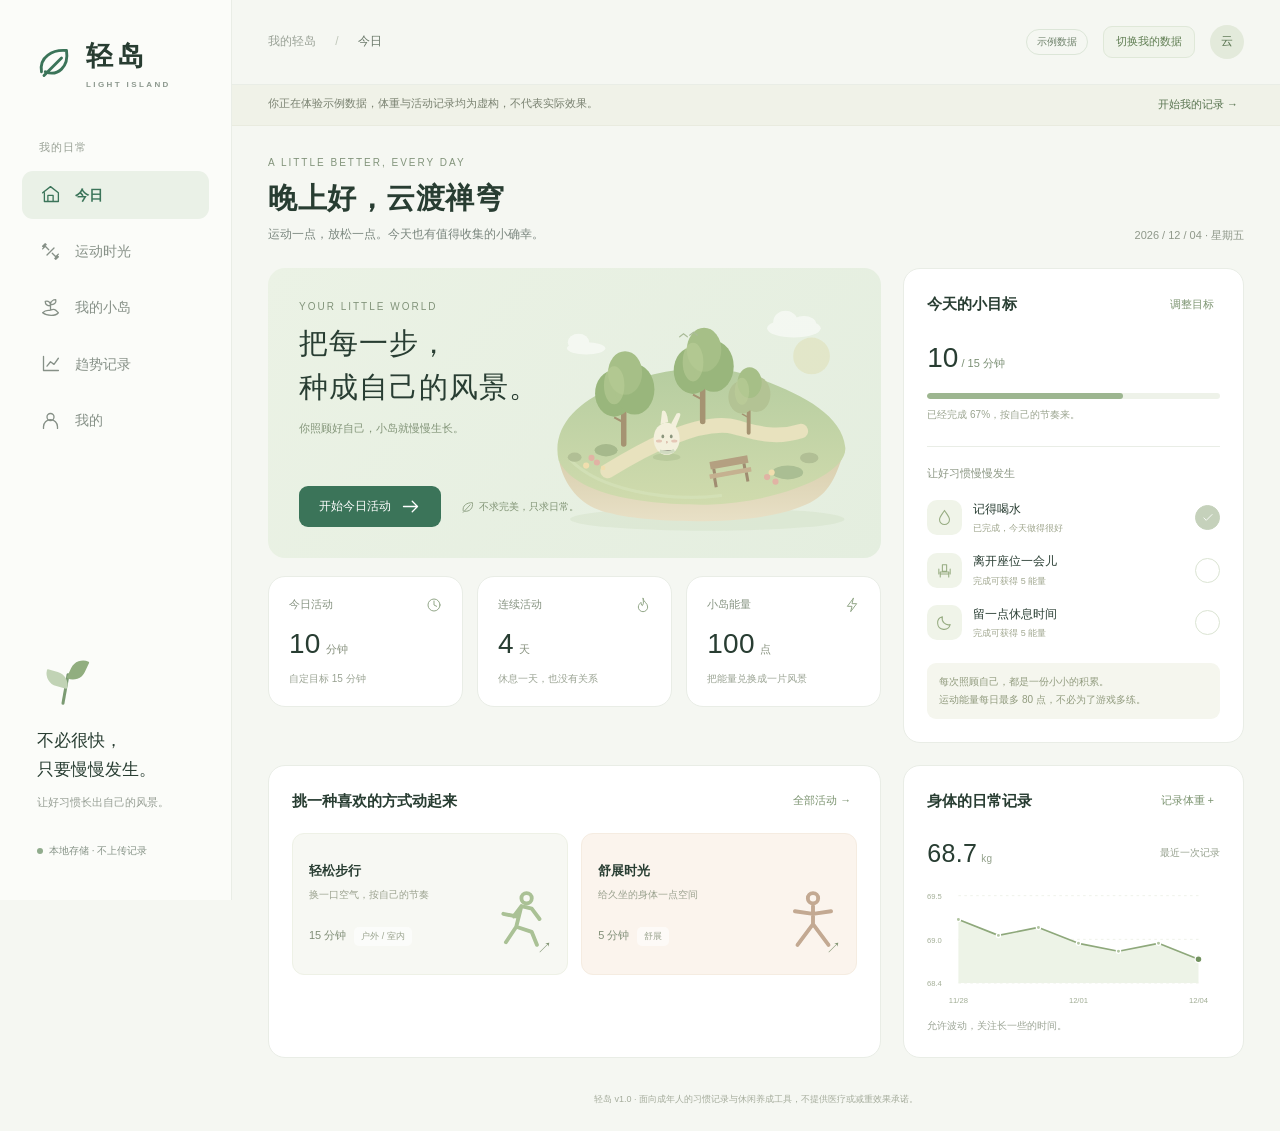
<file: index.html>
<!DOCTYPE html>
<html lang="zh-CN" data-page-node-id="Bc2ewOqKsgywLe41C2MHLj">
<head data-page-node-id="BwRUCFuMPREDeHJdw2mG36">
<meta charset="utf-8" data-page-node-id="9k9FGeCKfOOMnnR14ZuQ38"><meta name="viewport" content="width=device-width,initial-scale=1" data-page-node-id="dyNYWsFkNTjjy1gZD9Pwb0">
<meta name="theme-color" content="#f5f7f2" data-page-node-id="xZ0v2B2JHik98Gm9Zk9Taq"><title>轻岛 · 把每一步种成风景</title>
<link rel="stylesheet" href="styles.css" data-page-node-id="JHc9m01FWLgpO5oayG4BEn">
</head>
<body data-page-node-id="TmSzExl0nntE8O7bbEXh0A">
<aside class="sidebar" data-page-node-id="cZcZZAgkF9Td9M1UdpQCWQ">
  <a class="brand" href="#home" data-page-node-id="nFo7oCxLLd4aMtWBXbRmYS"><span class="brand-icon" aria-hidden="true" data-page-node-id="CGrFHg5ef3hbNwJxxWdvKs"><svg viewBox="0 0 32 32" data-page-node-id="ogkjrdAnYKTMHb9HPCMUKl"><path d="M6 23C4 11 15 5 26 6c2 13-7 21-17 17M8 26 22 12" fill="none" stroke="currentColor" stroke-width="2.3" stroke-linecap="round" stroke-linejoin="round" data-page-node-id="nov0JWNZSgkcBr4vXEVGBD"/></svg></span><span data-page-node-id="nqjYu4dtV23cBqQLbo1Xwy">轻岛<small data-page-node-id="L3FhAWX0qmG9W8x0PlgQQJ">LIGHT ISLAND</small></span></a>
  <div class="nav-label" data-page-node-id="VKQ74HcJVBzT8RlvXn9sXS">我的日常</div>
  <nav id="nav" aria-label="主导航" data-page-node-id="ETKX3QEBATsMm9Dzd3nAdd"></nav>
  <div class="sidebar-bottom" data-page-node-id="aZvUB4lVaIp8JDpAhfhnCU"><div class="aside-sprout" aria-hidden="true" data-page-node-id="ZQiOVfLzFXHlxDIlha0A0Q"><span data-page-node-id="0tr6A5kb31tfqu9LCCXo2r"></span><i data-page-node-id="E2Mtiwvmbpl9ChkmpEqNIW"></i><b data-page-node-id="E0iQtXVyVG6TjDpkwAU2Bh"></b></div><h3 data-page-node-id="IGXhtLOELh46a5palkdLcp">不必很快，<br data-page-node-id="rxb4cDJiKuUGbMHFXWl0HR">只要慢慢发生。</h3><p data-page-node-id="eLXMaVZpAGIBypni5ievqS">让好习惯长出自己的风景。</p><span class="offline-dot" data-page-node-id="8sNNBQNiYJ1pzKjl2CkcyM"></span><small data-page-node-id="bjTJzEscTD3nSqUj8YI4PZ">本地存储 · 不上传记录</small></div>
</aside>
<div class="app-shell" data-page-node-id="JQJADoZB1Jr8KfqAPvUIBA">
  <header class="topbar" data-page-node-id="cqaqfR4DFo2DsxFX4raSSy"><div class="breadcrumb" data-page-node-id="D46Lhu9e2N59XTyoQGUY00">我的轻岛 <span data-page-node-id="EnyQ7Rmi5Hr9KIRokG4Hy5">/</span> <strong id="crumb" data-page-node-id="VCwNvM0gVpjiCF1Q2s5MtZ">今日</strong></div><div class="topbar-right" data-page-node-id="suJWp88owDigq29i7u0yQh"><span class="local-pill" id="mode-label" data-page-node-id="8dWMVdNiSSYiSwIUKCAsuw">示例数据</span><button class="button subtle small" id="mode-toggle" data-page-node-id="q0afclCnqxpgpabBB3b5Na">切换我的数据</button><button class="avatar" id="avatar" aria-label="个人设置" data-page-node-id="pfA1rYa9yJJaO2QpFmPkE3">云</button></div></header>
  <div class="mode-banner" id="mode-banner" data-page-node-id="8HoziskiiBGOqpBCeJBT5F"><span data-page-node-id="HaswqAHcZqLRmC5HgHILzQ">你正在体验示例数据，体重与活动记录均为虚构，不代表实际效果。</span><button id="mode-switch-inline" data-page-node-id="llctVbfbD51FlDccSCqdW0">开始我的记录 <span aria-hidden="true" data-page-node-id="VhkwcruuBINsGExCRx3eHa">→</span></button></div>
  <main id="main" tabindex="-1" data-page-node-id="RkV05zLgV3IvEZzRuuMrIn"></main>
  <footer data-page-node-id="dCNzPbeoYpQJinUidB7yZQ">轻岛 v1.0 · 面向成年人的习惯记录与休闲养成工具，不提供医疗或减重效果承诺。</footer>
</div>
<nav class="mobile-nav" id="mobile-nav" aria-label="移动端导航" data-page-node-id="OBBZNsgyIRVOdZOH0TJn5x"></nav>
<div class="toast" id="toast" role="status" aria-live="polite" data-page-node-id="3OBMLM7OszA4i46LNpbpHS"></div>
<dialog id="modal" aria-labelledby="modal-title" data-page-node-id="0sExg3SM38QhXdfNKOtV1A"><div id="modal-content" data-page-node-id="agM7rk8rscm54GnooScCkC"></div></dialog>
<script src="core.js"></script>
<script src="timer.js"></script>
<script src="app.js"></script>
</body></html>
</file>
<file: styles.css>
:root{--bg:#f5f7f2;--paper:#fff;--ink:#283d32;--muted:#7a867e;--green:#3b7459;--mint:#e9f2e8;--line:#e9ede6;--sage:#d8e7d5;--peach:#f3e5d9;--lavender:#eae5f3;--sky:#e1ecf1}*{box-sizing:border-box}body{margin:0;background:var(--bg);color:var(--ink);font:14px/1.6 "Microsoft YaHei","PingFang SC",sans-serif}button,input,select{font:inherit}button,a,input,select{ -webkit-tap-highlight-color:transparent}button{cursor:pointer;border:0;background:none;color:inherit}button:focus-visible,a:focus-visible{outline:3px solid #a3c7ad;outline-offset:3px}a{text-decoration:none;color:inherit}button:disabled{cursor:default;opacity:.55}h1,h2,h3,p{margin:0}h1{font-size:29px;line-height:1.4;letter-spacing:.5px;font-weight:650}h2{font-size:18px;font-weight:650}h3{font-size:15px;font-weight:600}small{font-size:11px}.sidebar{width:232px;position:fixed;inset:0 auto 0 0;background:#fbfcf9;border-right:1px solid var(--line);padding:35px 22px;display:flex;flex-direction:column}.brand{display:flex;align-items:center;gap:12px;padding:0 12px;font-size:27px;letter-spacing:4px;font-weight:700}.brand small{display:block;font-size:8px;letter-spacing:2.4px;color:#8c988e;margin-top:1px}.brand-icon{width:40px;height:46px;color:var(--green)}.brand-icon svg{width:100%;height:100%}.nav-label{margin:47px 17px 14px;font-size:11px;color:#98a095;letter-spacing:1px}#nav{display:flex;flex-direction:column;gap:8px}.nav-item{display:flex;align-items:center;gap:14px;padding:13px 18px;border-radius:11px;color:#869087;text-align:left;width:100%;font-size:14px}.nav-item.active{color:var(--green);background:#eaf1e7;font-weight:600}.nav-item:hover{background:#eff3ec}.icon{width:21px;height:21px;display:inline-block;vertical-align:middle;flex-shrink:0}.sidebar-bottom{margin-top:auto;padding:24px 15px 5px}.sidebar-bottom h3{font-size:17px;line-height:1.75;font-weight:500;margin:18px 0 9px}.sidebar-bottom p{font-size:11px;color:#969e94;margin-bottom:26px}.sidebar-bottom small{color:#859286;font-size:10px}.offline-dot{width:6px;height:6px;display:inline-block;border-radius:50%;background:#90ac8d;margin-right:6px}.aside-sprout{height:49px;position:relative;width:65px}.aside-sprout span{position:absolute;left:27px;top:14px;width:3px;height:32px;background:#7b9b73;border-radius:2px;transform:rotate(10deg)}.aside-sprout i,.aside-sprout b{position:absolute;background:#c1d3b5;width:24px;height:14px;border-radius:1px 15px 1px 15px;top:13px;left:8px;transform:rotate(15deg)}.aside-sprout b{left:29px;top:4px;background:#91ae7f;transform:rotate(-65deg)}.app-shell{margin-left:232px}.topbar{height:85px;border-bottom:1px solid var(--line);display:flex;align-items:center;justify-content:space-between;padding:0 36px}.breadcrumb{color:#9aa297;font-size:12px}.breadcrumb span{padding:0 16px;color:#c1c8bb}.breadcrumb strong{color:#687768;font-weight:500}.topbar-right{display:flex;align-items:center;gap:15px}.local-pill{font-size:10px;padding:4px 10px;border:1px solid #dce6d8;border-radius:20px;color:#70836c}.avatar{width:34px;height:34px;display:flex;align-items:center;justify-content:center;background:#e3eadb;border-radius:50%;font-size:12px;color:#58734f}.mode-banner{padding:10px 36px;display:flex;justify-content:space-between;gap:16px;color:#798170;background:#f0f2e8;font-size:11px;border-bottom:1px solid #e9ebdf}.mode-banner button{color:#587450;font-size:11px;white-space:nowrap}main{padding:29px 36px 20px;max-width:1540px;margin:auto}.page-head{display:flex;justify-content:space-between;align-items:flex-end;margin-bottom:24px;gap:15px}.eyebrow{font-size:10px;letter-spacing:2px;color:#82947b;margin-bottom:7px}.subtext{color:var(--muted);font-size:12px;margin-top:7px}.date-label{font-size:11px;color:#8f988a;white-space:nowrap}.dashboard-grid{display:grid;grid-template-columns:minmax(0,1.8fr) minmax(260px,1fr);gap:22px}.card{background:var(--paper);border:1px solid var(--line);border-radius:17px;padding:23px}.card-head{display:flex;justify-content:space-between;align-items:center;gap:12px;margin-bottom:20px}.card-head h2{font-size:15px}.link{font-size:11px;color:#7c9471;white-space:nowrap}.hero{position:relative;overflow:hidden;background:linear-gradient(130deg,#ebf2e5,#e4eedf);min-height:290px;padding:31px;border:0;display:flex;flex-direction:column;justify-content:space-between}.hero-copy{position:relative;z-index:2;max-width:56%}.hero h2{font-size:29px;line-height:1.5;letter-spacing:1px;font-weight:500}.hero p{margin-top:11px;font-size:11px;color:#839579}.hero .scene{position:absolute;width:65%;right:-15px;bottom:5px;pointer-events:none}.hero-bottom{position:relative;z-index:2;display:flex;gap:20px;align-items:center}.button{background:var(--green);color:#fff;border-radius:9px;padding:10px 20px;font-size:12px;display:inline-flex;align-items:center;justify-content:center;gap:9px;min-height:40px}.button:hover{filter:brightness(1.04)}.button.subtle{background:#f0f4eb;color:#607e53;border:1px solid #dfe8d8}.button.outline{background:transparent;border:1px solid #cbdac2;color:#67845a}.button.small{padding:6px 12px;min-height:31px;font-size:11px}.hero-tip{font-size:10px;color:#819475}.hero-tip .icon{width:13px;height:13px;margin-right:5px}.stats-row{display:grid;grid-template-columns:repeat(3,1fr);gap:14px;margin-top:18px}.stat-card{padding:19px 20px}.stat-top{font-size:11px;color:#869381;display:flex;align-items:center;justify-content:space-between}.stat-top .icon{width:16px;height:16px;color:#93a789}.stat-value{font-size:28px;font-weight:500;letter-spacing:.3px;margin-top:8px}.stat-value small{font-size:11px;font-weight:400;color:#87917e;margin-left:5px}.stat-foot{font-size:10px;color:#9aa393;margin-top:4px}.habit-panel{height:100%}.goal-info{display:flex;align-items:baseline;gap:8px}.goal-number{font-size:28px;font-weight:500}.goal-number small{color:#7b8f74;font-size:11px}.progress-track{height:6px;background:#eef2e9;border-radius:20px;margin:12px 0 8px;overflow:hidden}.progress-track span{display:block;height:100%;background:#9db690;border-radius:20px}.goal-sub{font-size:10px;color:#9aa48f}.section-line{height:1px;background:var(--line);margin:23px 0 18px}.tiny-title{font-size:11px;color:#8c9784;margin-bottom:13px}.habit-row{display:flex;gap:11px;align-items:center;margin:17px 0}.habit-symbol{width:35px;height:35px;background:#f0f4e9;border-radius:10px;color:#97ac82;display:flex;align-items:center;justify-content:center}.habit-symbol .icon{width:17px;height:17px}.habit-text{flex:1}.habit-text h3{font-size:12px;font-weight:500}.habit-text p{font-size:9px;color:#a0a78f;margin-top:2px}.check-btn{width:25px;height:25px;border:1px solid #dbe4d3;border-radius:50%;display:flex;align-items:center;justify-content:center;color:#fff}.check-btn.done{background:#96ad84;border-color:#96ad84}.check-btn .icon{width:14px;height:14px}.gentle-note{background:#f5f6ee;border-radius:9px;padding:10px 12px;font-size:10px;color:#919b7e;margin-top:22px;line-height:1.8}.lower-grid{display:grid;grid-template-columns:minmax(0,1.8fr) minmax(260px,1fr);gap:22px;margin-top:22px}.plan-row{display:grid;grid-template-columns:1fr 1fr;gap:13px}.plan-card{padding:16px;background:#f7f8f3;border:1px solid #eef1e6;border-radius:12px;position:relative;overflow:hidden;text-align:left;min-height:142px}.plan-card .plan-art{width:62px;height:62px;position:absolute;right:12px;bottom:24px;color:#aac195}.plan-card.peach{background:#fbf4ed;border-color:#f5ece1}.plan-card.peach .plan-art{color:#c3a992}.plan-card.lavender{background:#f4f1f9;border-color:#eae4f1}.plan-card.lavender .plan-art{color:#a698bc}.plan-card.sky{background:#f1f6f8;border-color:#e3ecf0}.plan-card.sky .plan-art{color:#8bafba}.plan-art .icon{width:100%;height:100%}.plan-card h3{font-size:13px}.plan-card p{font-size:10px;color:#9ba28f;margin-top:5px;max-width:80%}.plan-duration{margin-top:24px;font-size:11px;color:#808e77}.tag{font-size:9px;display:inline-block;padding:2px 7px;border-radius:5px;background:#ffffff94;color:#9aa38e;margin-left:5px}.plan-go{position:absolute;bottom:14px;right:15px;font-size:15px;color:#839674}.chart svg{display:block;width:100%;overflow:visible}.chart-hint{font-size:10px;color:#9ca596;margin-top:10px}.chart-summary{display:flex;align-items:center;justify-content:space-between;margin-bottom:4px}.chart-value{font-size:25px;letter-spacing:.3px}.chart-value small{font-size:10px;color:#93a18b;margin-left:4px}.chart-sub{font-size:10px;color:#96a18e}.empty{padding:32px 15px;text-align:center;color:#96a18e;font-size:12px}.empty .icon{width:30px;height:30px;display:block;margin:0 auto 10px}.info-strip{border-radius:12px;padding:15px 20px;background:#eef3e9;color:#829278;font-size:11px;margin-bottom:22px}.exercise-grid{display:grid;grid-template-columns:repeat(2,1fr);gap:20px}.exercise-grid .plan-card{min-height:203px;padding:26px}.exercise-grid .plan-card h3{font-size:19px}.exercise-grid .plan-card p{font-size:12px}.exercise-grid .plan-card .plan-art{width:110px;height:110px;bottom:25px;right:30px}.exercise-grid .plan-duration{margin-top:50px;font-size:14px}.tabs{display:flex;gap:7px;margin-bottom:21px}.filter{padding:7px 15px;font-size:11px;color:#879580;border-radius:20px;border:1px solid #e3e9dc}.filter.active{background:#e7efe0;border-color:#dce6d3;color:#55764a}.history{margin-top:22px}.history-row{display:flex;align-items:center;justify-content:space-between;gap:12px;padding:14px 0;border-bottom:1px solid var(--line);font-size:12px}.history-row:last-child{border:0}.history-row p{font-size:10px;color:#98a58d;margin-top:3px}.energy-text{color:#729261;font-size:11px}.island-layout{display:grid;grid-template-columns:minmax(0,1.7fr) minmax(250px,1fr);gap:22px}.island-big{background:linear-gradient(135deg,#eaf2e3,#eef3e9);padding:27px;min-height:440px;position:relative;overflow:hidden;display:flex;flex-direction:column;justify-content:space-between}.island-big .scene{width:95%;max-width:650px;margin:-10px auto -5px;display:block}.island-big h2{font-size:21px;font-weight:500}.island-level{display:flex;justify-content:space-between;align-items:center;font-size:11px;color:#809575}.level-chip{padding:5px 10px;border:1px solid #cddbc1;border-radius:8px;font-size:10px}.store-grid{display:grid;grid-template-columns:repeat(3,1fr);gap:14px;margin-top:22px}.item-card{padding:22px 17px;text-align:center}.item-icon{background:#f2f5eb;border-radius:14px;width:65px;height:65px;display:flex;align-items:center;justify-content:center;margin:0 auto 14px;color:#9eb48e}.item-icon .icon{width:34px;height:34px}.item-card h3{font-size:13px}.item-card p{font-size:10px;color:#a0a894;margin:7px 0 14px}.item-card button{width:100%;font-size:10px;padding:8px}.achievement-row{display:flex;align-items:center;gap:12px;padding:15px 0;border-bottom:1px solid var(--line)}.achievement-icon{height:38px;width:38px;background:#f5f5ef;border-radius:12px;color:#c3c8b8;display:flex;align-items:center;justify-content:center}.achievement-row.unlocked .achievement-icon{background:#f6eed7;color:#b99e58}.achievement-row h3{font-size:11px}.achievement-row p{font-size:9px;color:#a1a78e;margin-top:3px}.achievement-row .done-mark{margin-left:auto;color:#8fa47a;font-size:10px}.trend-grid{display:grid;grid-template-columns:1.5fr 1fr;gap:22px}.large-chart{padding-top:15px}.weight-records{margin-top:22px}.profile-grid{display:grid;grid-template-columns:1.2fr 1fr;gap:22px}.profile-card .profile-avatar{height:65px;width:65px;background:#eaf0e2;border-radius:22px;display:flex;align-items:center;justify-content:center;font-size:26px;color:#88a378;margin-bottom:18px}.field{display:block;margin:17px 0;font-size:11px;color:#819175}.field input,.field select{display:block;width:100%;padding:11px 13px;margin-top:7px;border-radius:8px;border:1px solid #e1e7d8;background:#fbfcf9;color:#45573f;outline:none;min-height:42px}.field input:focus,.field select:focus{border-color:#97b28a}.form-grid{display:grid;grid-template-columns:1fr 1fr;gap:15px}.privacy-copy{font-size:12px;color:#8a987f;line-height:2}.privacy-copy p{margin:12px 0}.privacy-copy strong{color:#66785a}.setting-button{display:flex;justify-content:space-between;width:100%;padding:17px 0;border-bottom:1px solid var(--line);font-size:12px;color:#7d8f71}.danger{color:#ad7b62!important}.danger.button{background:#f8ebe3;border:1px solid #edd5c8}.scene{width:100%;height:auto}.scene .leaf{transform-origin:50% 70%;animation:sway 7s ease-in-out infinite alternate}.scene .cloud{animation:cloud 9s ease-in-out infinite alternate}.scene .water-ripple{animation:ripple 4s ease-in-out infinite alternate}@keyframes sway{to{transform:rotate(2deg)}}@keyframes cloud{to{transform:translateX(6px)}}@keyframes ripple{to{opacity:.4}}footer{font-size:9px;text-align:center;color:#a5ac9c;margin:14px 32px 25px}.mobile-nav{display:none}.toast{position:fixed;left:50%;bottom:34px;transform:translate(-50%,20px);padding:12px 22px;background:#fefefa;border:1px solid #d7e2cd;color:#5e7b4f;border-radius:12px;box-shadow:0 8px 30px #4e63391a;z-index:100;opacity:0;pointer-events:none;transition:all .2s;max-width:85%;text-align:center;font-size:12px}.toast.visible{opacity:1;transform:translate(-50%,0)}dialog{width:min(470px,calc(100% - 30px));border:1px solid #dde5d6;border-radius:20px;padding:27px;background:#fff;color:var(--ink);box-shadow:0 15px 80px #5d735529;max-height:90vh;overflow:auto}dialog::backdrop{background:#61785442;backdrop-filter:blur(3px)}.modal-head{display:flex;justify-content:space-between;align-items:center;margin-bottom:14px}.modal-head h2{font-size:19px}.modal-close{font-size:24px;line-height:1;padding:0 5px;color:#9aa58c}.modal-desc{font-size:11px;color:#89977d;line-height:1.9}.modal-actions{display:flex;gap:10px;justify-content:flex-end;margin-top:22px}.modal-actions .button{font-size:11px}.timer-ring{width:230px;height:230px;position:relative;margin:22px auto}.timer-ring svg{width:100%;height:100%;transform:rotate(-90deg)}.timer-center{position:absolute;inset:0;display:flex;align-items:center;justify-content:center;flex-direction:column}.timer-time{font-size:46px;color:#58774b;font-weight:300;letter-spacing:2px}.timer-state{font-size:11px;color:#9aab8c}.timer-controls{display:flex;justify-content:center;gap:12px}.timer-steps{padding:15px 17px;background:#f5f7ef;border-radius:10px;color:#8b997d;margin-top:24px;font-size:11px}.timer-steps div{padding:4px 0}.no-scroll{overflow:hidden}.inline-value{font-size:30px;margin-top:14px;color:#59774d}.inline-value small{font-size:12px;color:#9ba58f}.mode-own{background:#eef4e9}.weight-single{font-size:12px;color:#97a48a;text-align:center;padding:30px}.weight-single b{font-size:32px;font-weight:400;color:#719262}@media(min-width:1500px){.hero{min-height:340px}.hero .scene{width:62%}.hero h2{font-size:34px}}@media(max-width:1180px){.sidebar{width:190px;padding:30px 15px}.app-shell{margin-left:190px}main{padding:25px}.topbar,.mode-banner{padding-left:25px;padding-right:25px}.dashboard-grid,.lower-grid{grid-template-columns:minmax(0,1.5fr) minmax(250px,1fr)}.hero{padding:25px;min-height:275px}.hero h2{font-size:25px}.hero .scene{right:-35px;width:73%}.hero-tip{display:none}.stats-row{gap:10px}.stat-card{padding:17px 14px}.plan-card p{max-width:73%}}@media(max-width:950px){.sidebar{width:165px;padding:28px 10px}.app-shell{margin-left:165px}.brand{font-size:23px;gap:7px;letter-spacing:2px;padding:0 7px}.brand-icon{width:32px}.brand small{font-size:7px;letter-spacing:1.5px}.nav-item{padding:12px 13px;gap:10px;font-size:12px}.sidebar-bottom{padding:18px 9px}.sidebar-bottom h3{font-size:14px}.dashboard-grid,.lower-grid,.island-layout,.trend-grid,.profile-grid{grid-template-columns:1fr}.hero{min-height:280px}.hero .scene{width:58%;right:0}.hero h2{font-size:29px}.habit-panel{display:flex;flex-direction:column}.habit-row{margin:13px 0}.habit-panel .section-line{margin:18px 0 10px}.habit-panel .gentle-note{margin-top:10px}.store-grid{grid-template-columns:repeat(3,1fr)}.island-big{min-height:450px}.date-label{display:none}.card{padding:22px}}@media(max-width:640px){.sidebar{display:none}.app-shell{margin-left:0}.topbar{height:66px;padding:0 20px}.topbar-right{gap:8px}.local-pill{font-size:9px;padding:3px 7px}.topbar .button{font-size:10px;padding:5px 9px}.breadcrumb{font-size:10px}.breadcrumb span{padding:0 8px}.avatar{width:29px;height:29px;font-size:11px}.mode-banner{padding:9px 20px;align-items:flex-start;font-size:9px}.mode-banner button{font-size:9px}.mode-banner span{max-width:68%}main{padding:22px 18px 16px}h1{font-size:25px}.page-head{margin-bottom:21px;align-items:center}.page-head>.button{font-size:10px;padding:8px 12px}.subtext{font-size:10px;max-width:260px}.eyebrow{font-size:9px}.dashboard-grid,.lower-grid,.trend-grid,.profile-grid,.island-layout{gap:16px}.hero{border-radius:16px;padding:23px;min-height:277px}.hero h2{font-size:25px;line-height:1.65}.hero-copy{max-width:100%}.hero h2{font-size:23px;max-width:270px}.hero p{font-size:10px;max-width:195px}.hero .scene{width:76%;right:-40px;bottom:1px}.hero-bottom .button{font-size:10px;padding:8px 14px;min-height:36px}.stats-row{margin-top:13px;gap:9px}.stat-card{padding:14px 10px}.stat-top{font-size:9px}.stat-top .icon{display:none}.stat-value{font-size:25px;margin-top:6px}.stat-value small{font-size:9px;margin-left:2px}.stat-foot{font-size:8px}.card{padding:20px 18px;border-radius:15px}.card-head{margin-bottom:16px}.card-head h2{font-size:14px}.plan-card{padding:14px;min-height:135px}.plan-card h3{font-size:12px}.plan-card p{font-size:9px;max-width:75%}.plan-card .plan-art{width:53px;height:53px;right:9px}.plan-duration{font-size:10px}.lower-grid{margin-top:16px}.mobile-nav{display:flex;position:fixed;inset:auto 0 0;background:#ffffffed;border-top:1px solid #e8ecdf;justify-content:space-around;padding:8px 5px calc(8px + env(safe-area-inset-bottom));z-index:20;backdrop-filter:blur(10px)}.mobile-nav .nav-item{padding:3px 7px;flex-direction:column;gap:3px;font-size:9px;background:none;width:auto;border-radius:0}.mobile-nav .nav-item .icon{width:19px;height:19px}.mobile-nav .nav-item.active{color:#497840}.app-shell{padding-bottom:67px}footer{font-size:8px;margin:8px 25px 20px}.toast{bottom:90px;width:max-content;max-width:90%;font-size:11px}.exercise-grid{grid-template-columns:1fr;gap:14px}.exercise-grid .plan-card{min-height:179px;padding:23px}.exercise-grid .plan-card h3{font-size:18px}.exercise-grid .plan-card p{font-size:10px}.exercise-grid .plan-card .plan-art{width:86px;height:86px}.exercise-grid .plan-duration{margin-top:38px;font-size:12px}.store-grid{grid-template-columns:repeat(2,1fr);gap:12px}.island-big{min-height:370px;padding:23px}.island-big .scene{width:125%;margin-left:-12.5%}.item-card{padding:19px 12px}.item-card h3{font-size:12px}.item-card p{font-size:9px}.item-card button{font-size:10px}.form-grid{grid-template-columns:1fr;gap:0}.info-strip{font-size:10px;padding:12px 16px}.timer-ring{width:210px;height:210px}.modal-desc{font-size:11px}}@media(prefers-reduced-motion:reduce){*{animation:none!important;transition:none!important}}
</file>
